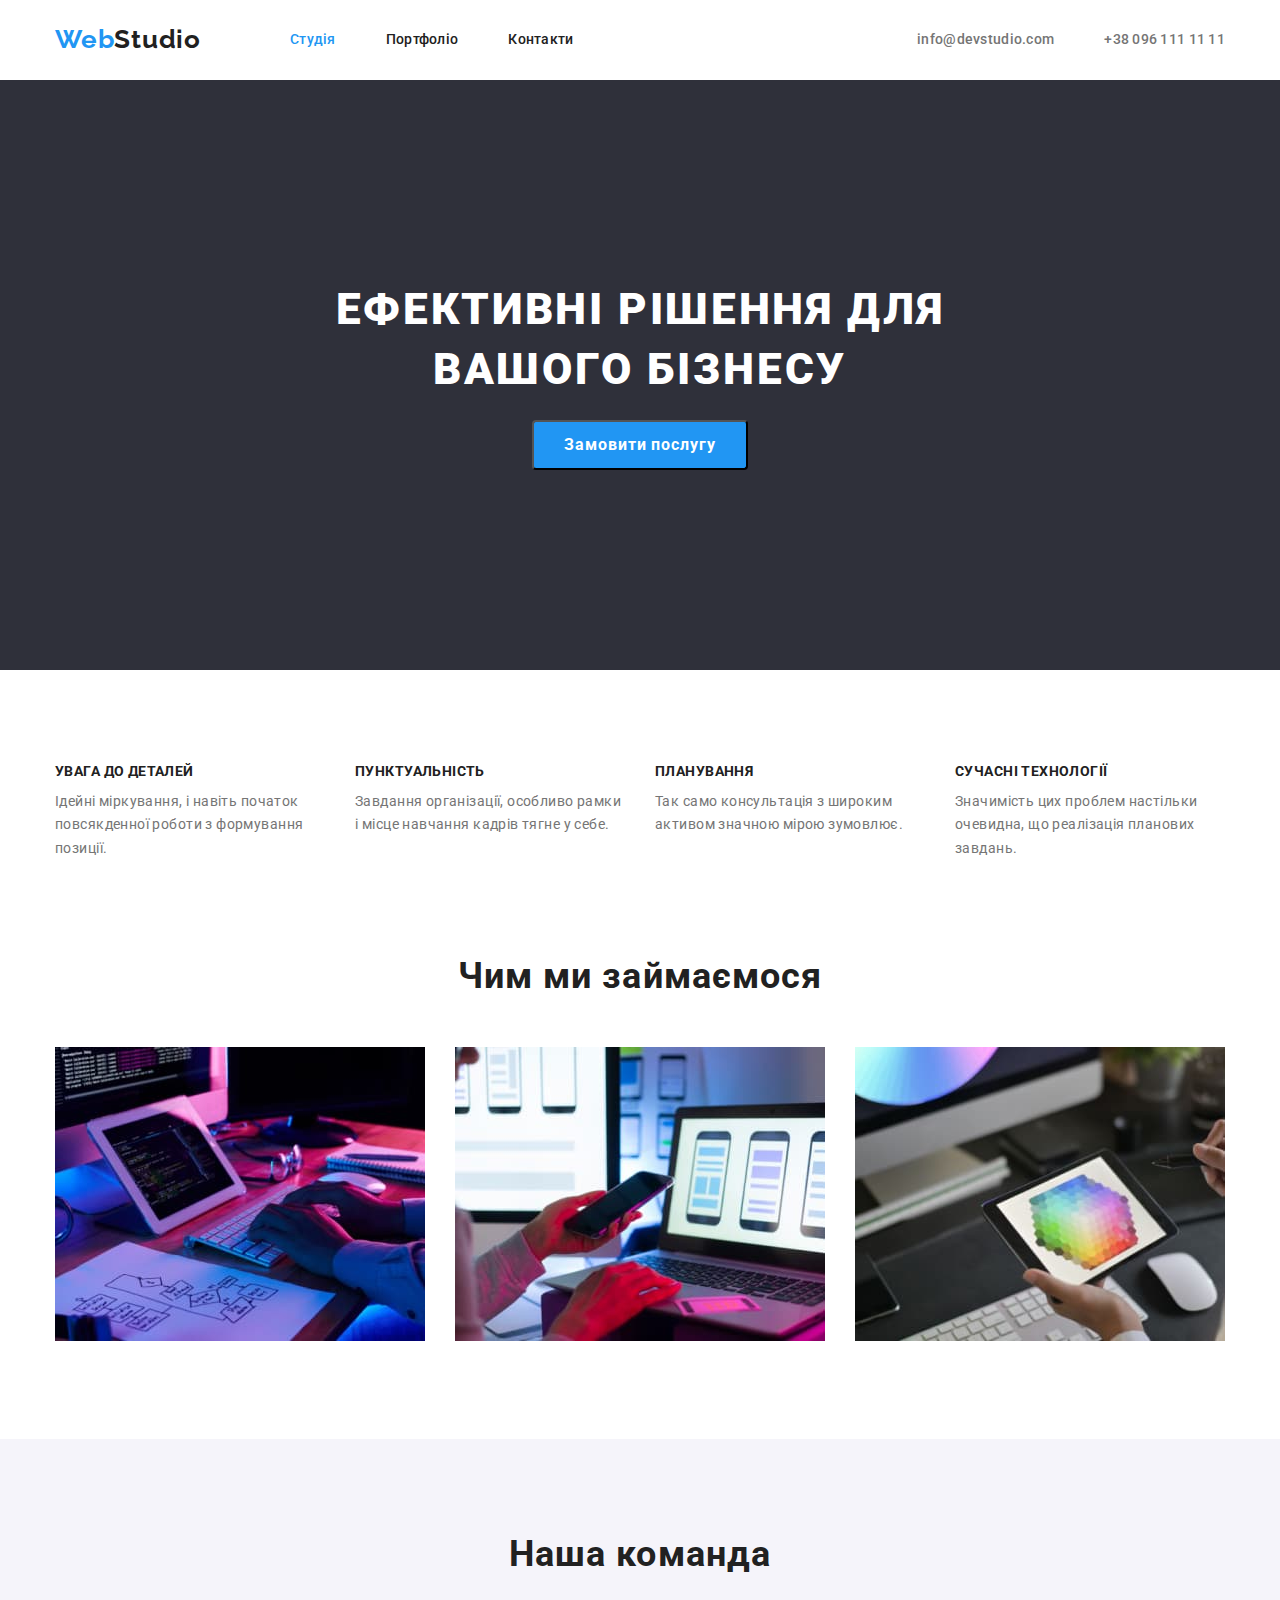
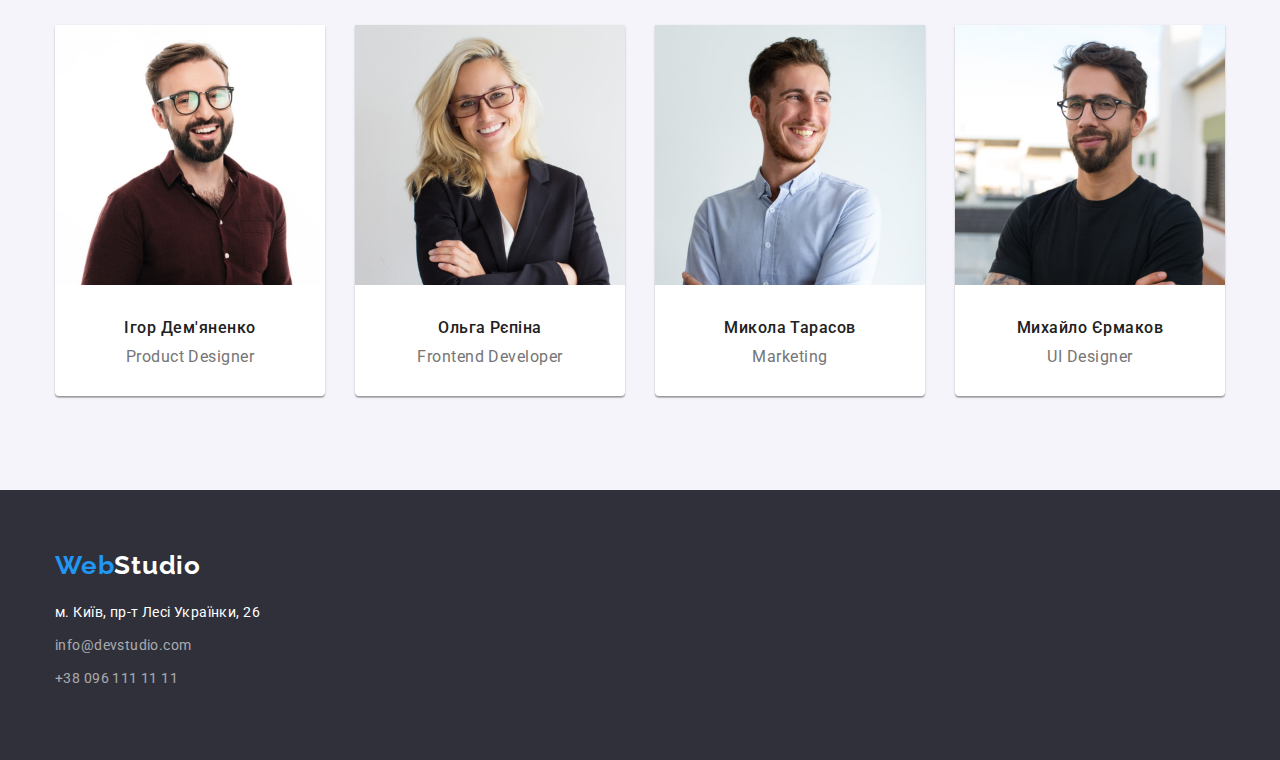
<file: index.html>
<!DOCTYPE html>
<html lang="uk">
<head>
    <meta charset="UTF-8">
    <meta http-equiv="X-UA-Compatible" content="IE=edge">
    <meta name="viewport" content="width=device-width, initial-scale=1.0">
    <link rel="preconnect" href="https://fonts.googleapis.com">
    <link rel="preconnect" href="https://fonts.gstatic.com" crossorigin>
    <link href="https://fonts.googleapis.com/css2?family=Raleway:wght@700&family=Roboto:wght@400;500;700;900&display=swap" rel="stylesheet">
    <title>Web Studio (Version 2.1)</title>
    <link rel="stylesheet" href="https://cdnjs.cloudflare.com/ajax/libs/modern-normalize/1.1.0/modern-normalize.min.css">
    <link rel="stylesheet" href="./css/styles.css"></head>
<body>
    <header class="header">
        <div class="container">
            <nav class="navigation"> 
                <a class="logo header-blue-logo" lang="en" href="./index.html">Web<span class="header-black-logo">Studio</span></a>
                <ul class="navigation-list">
                    <li class="item"><a class="nav-link current" href="./index.html">Студія</a></li>
                    <li class="item"><a class="nav-link" href="portfolio.html">Портфоліо</a></li>
                    <li class="item"><a class="nav-link" href="#">Контакти</a></li>
                </ul>
            </nav>
            <ul class="header-adress">
                <li class="item"><a class="adress-link" href="mailto:info@devstudio.com">info@devstudio.com</a></li>
                <li class="item"><a class="adress-link" href="tel:+380961111111">+38 096 111 11 11</a></li>
            </ul>
        </div>
    </header>
    <main>
        <section class="section hero">
            <div class="container">
                <h1 class="main-title">Ефективні рішення для<br>вашого бізнесу</h1>
                <button class="button" type="button">Замовити послугу</button>
            </div>
        </section>
        <section class="section benefits">
            <div class="container">
                <h2 class=visually-hidden>Наші переваги</h2>
                <ul class="benefits-list">
                    <li class="item">
                    <h3 class="benefit-title">УВАГА ДО ДЕТАЛЕЙ</h3>
                    <p class="benefit-text">Ідейні міркування, і навіть початок повсякденної роботи з формування позиції.</p>
                    </li>
                    <li class="item">
                    <h3 class="benefit-title">ПУНКТУАЛЬНІСТЬ</h3>
                    <p class="benefit-text">Завдання організації, особливо рамки і місце навчання кадрів тягне у себе.</p>
                    </li>
                    <li class="item">
                    <h3 class="benefit-title">ПЛАНУВАННЯ</h3>
                    <p class="benefit-text">Так само консультація з широким активом значною мірою зумовлює.</p>
                    </li>
                    <li class="item">
                    <h3 class="benefit-title">СУЧАСНІ ТЕХНОЛОГІЇ</h3>
                    <p class="benefit-text">Значимість цих проблем настільки очевидна, що реалізація планових завдань.</p>
                    </li>
                </ul>
            </div>
        </section>
        <section class="section work-example">
            <div class="container">
            <h2 class="work">Чим ми займаємося</h2>
            <ul class="photo-example">
                <li class="item"><img src="./images/image-of-keyboard-and-papers.jpg" alt="зображення клавіатури та робочих паперів" width="370" height="294"></li>
                <li class="item"><img src="./images/image-of-laptop-and-phone.jpg" alt="зображення ноутбуку та телефону" width="370" height="294"></li>
                <li class="item"><img src="./images/image-of-tablet.jpg" alt="зображеня колірного кола на планшеті" width="370" height="294"></li>
            </ul>
            </div>
        </section>
        <section class="section team">
            <div class="container">
            <h2 class="team-title">Наша команда</h2>
            <ul class="team-list">
                <li class="item"> 
                    <img class="photo" src="./images/product-designer.jpg" alt="усміхнений хлопець в окулярах та бордовій сорочці" width="270" height="260">
                    <h3 class="name">Ігор Дем'яненко</h3>
                    <p class="position" lang="en">Product Designer</p>
                </li>
                <li class="item">
                    <img class="photo" src="./images/frontend-developer.jpg" alt="дівчина в окулярах зі світлим волоссям" width="270" height="260">
                    <h3 class="name">Ольга Рєпіна</h3>
                    <p class="position" lang="en">Frontend Developer</p>
                </li>
                <li class="item"> 
                    <img class="photo" src="./images/marketing.jpg" alt="рудий усміхнений хлопець в білій сорочці" width="270" height="260">
                    <h3 class="name">Микола Тарасов</h3>
                    <p class="position" lang="en">Marketing</p>
                </li>
                <li class="item">
                    <img class="photo" src="./images/ui-designer.jpg" alt="усміхнений хлопець в окулярах і чорній футболці" width="270" height="260">
                    <h3 class="name">Михайло Єрмаков</h3>
                    <p class="position" lang="en">UI Designer</p>
                </li>
            </ul>
        </div>
        </section>
    </main>
    <footer class="footer">
        <div class="container">
        <a class="logo footer-blue-logo" lang="en" href="./index.html">Web<span class="footer-black-logo">Studio</span></a>
        <address>
            <ul class="footer-adress">
                <li class="item"><a class="location" href="https://goo.gl/maps/H59a2wNS6eCXU6x1A" target="_blank">м. Київ, пр-т Лесі Українки, 26</a></li>
                <Li class="item"><a class="mail" href="mailto:info@devstudio.com">info@devstudio.com</a></li>
                <li class="item"><a class="phone" href="tel:+380961111111">+38 096 111 11 11</a></li>
            </ul>
        </address>
        </div>      
    </footer>
</body>
</html>
</file>
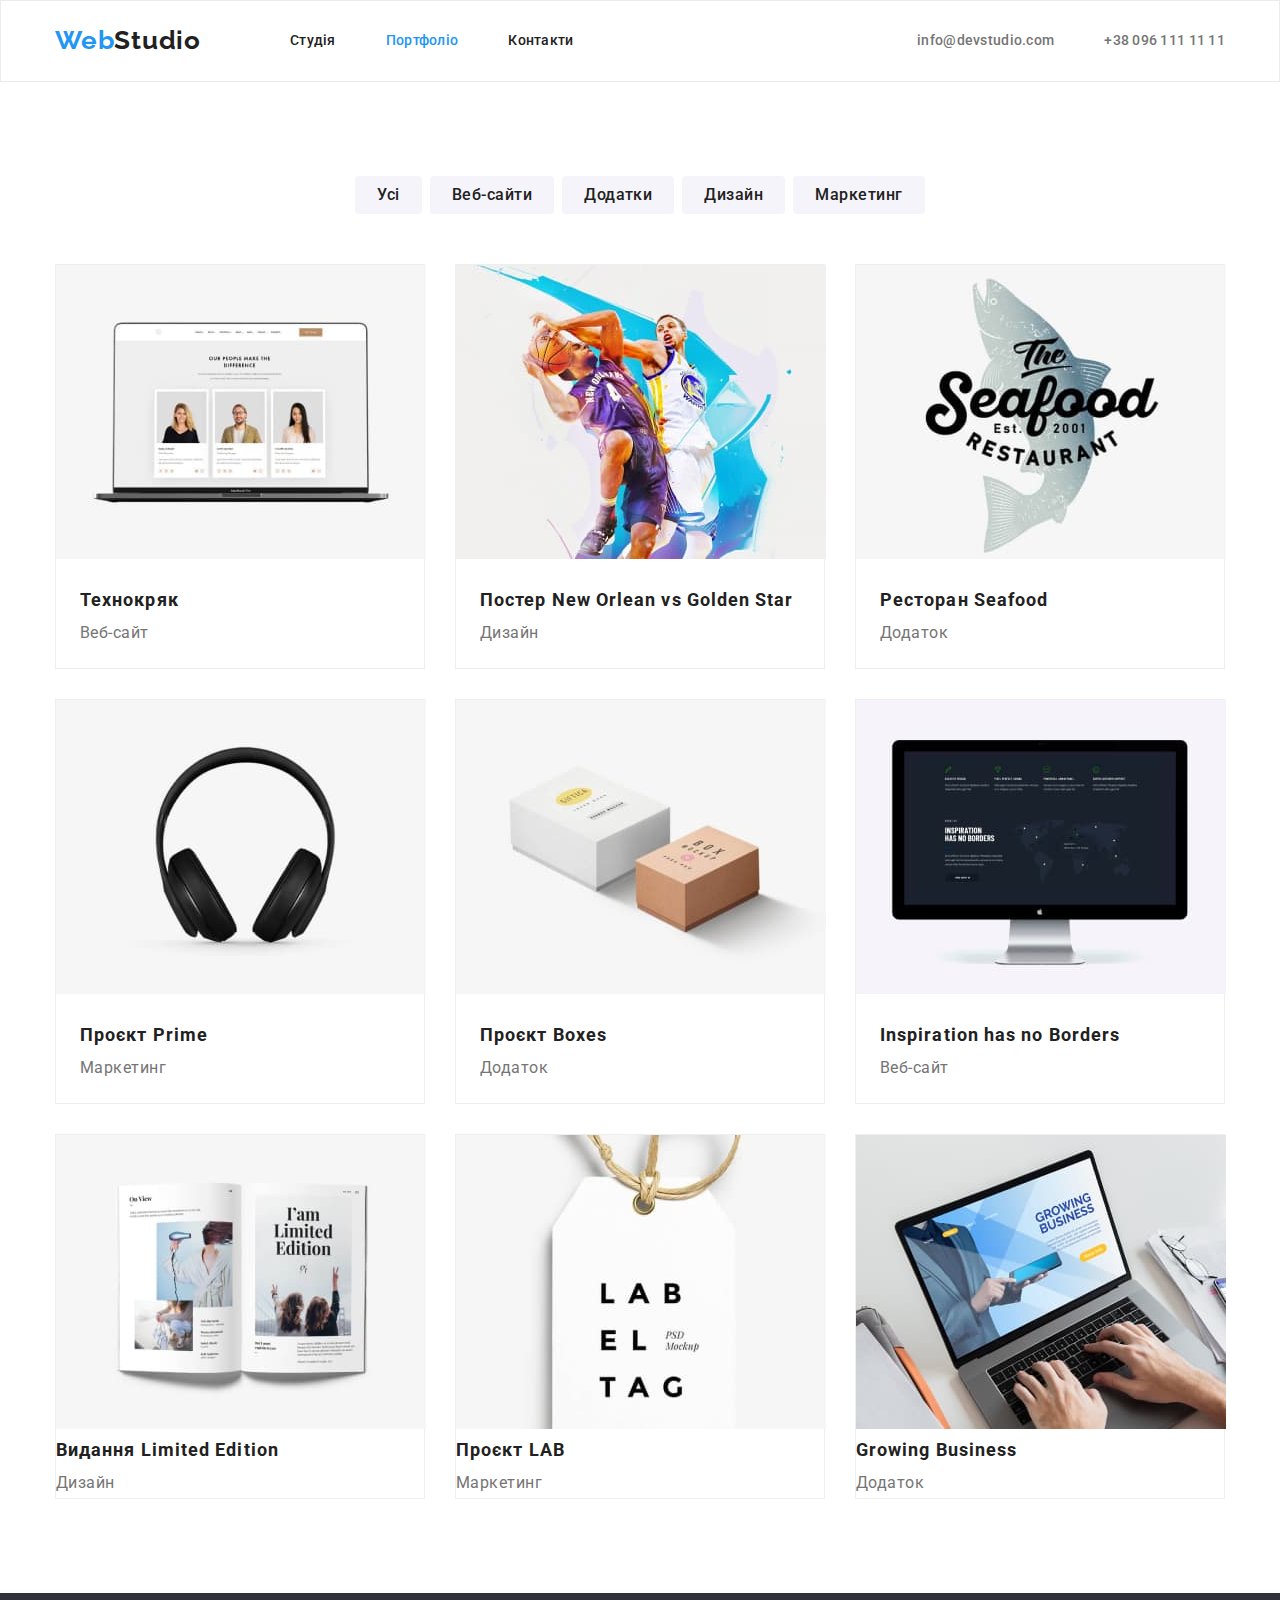
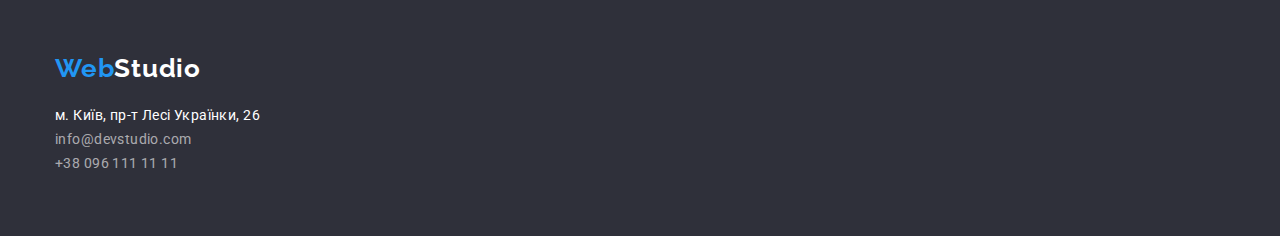
<file: portfolio.html>
<!DOCTYPE html>
<html lang="uk">
<head>
    <meta charset="UTF-8">
    <meta http-equiv="X-UA-Compatible" content="IE=edge">
    <meta name="viewport" content="width=device-width, initial-scale=1.0">
    <link rel="preconnect" href="https://fonts.googleapis.com">
    <link rel="preconnect" href="https://fonts.gstatic.com" crossorigin>
    <link href="https://fonts.googleapis.com/css2?family=Raleway:wght@700&family=Roboto:wght@400;500;700;900&display=swap" rel="stylesheet">
    <title>Portfolio</title>
    <link rel="stylesheet" href="https://cdnjs.cloudflare.com/ajax/libs/modern-normalize/1.1.0/modern-normalize.min.css">
    <link rel="stylesheet" href="./css/styles.css">
</head>
<body>
    <header class="header portfolio-header">
        <div class="container">
        <nav class="navigation"> 
            <a class="logo header-blue-logo" lang="en" href="./index.html">Web<span class="header-black-logo">Studio</span></a>
            <ul class="navigation-list">
                <li class="item"><a class="nav-link" href="./index.html">Студія</a></li>
                <li class="item"><a class="nav-link current" href="portfolio.html">Портфоліо</a></li>
                <li class="item"><a class="nav-link" href="#">Контакти</a></li>
            </ul> 
        </nav>
        <ul class="header-adress">
            <li class="item"><a class="adress-link" href="mailto:info@devstudio.com">info@devstudio.com</a></li>
            <li class="item"><a class="adress-link" href="tel:+380961111111">+38 096 111 11 11</a></li>
        </ul>
    </div>
    </header>
    <main>
<section class="section projects">
    <div class="container">
    <h1 hidden>Наші проекти</h1>
    <ul class="filter">
        <li class="item"><button class="filter-button" type="button">Усі</button></li>
        <li class="item"><button class="filter-button" type="button">Веб-сайти</button></li>
        <li class="item"><button class="filter-button" type="button">Додатки</button></li>
        <li class="item"><button class="filter-button" type="button">Дизайн</button></li>
        <li class="item"><button class="filter-button" type="button">Маркетинг</button></li>
    </ul>
    <ul class="project-list">
        <li class="item">
            <img class="project-photo" src="./images/tehnokryak.jpg" alt="зображення ноутбука з проектом" width="370">
            <div class="description">
                <h2 class="project-title">Технокряк</h2>
            <p class="project-type">Веб-сайт</p>
            </div>
        </li>
        <li class="item">
            <img class="project-photo" src="./images/poster.jpg" alt="зображення баскетболістів" width="370">
            <div class="description">
            <h2 class="project-title">Постер New Orlean vs Golden Star</h2>
            <p class="project-type">Дизайн</p>
        </div>
        </li>
        <li class="item">
            <img class="project-photo" src="./images/restaurant.jpg" alt="постер ресторану" width="370">
            <div class="description">
            <h2 class="project-title">Ресторан Seafood</h2>
            <p class="project-type">Додаток</p>
        </div>
        </li>
        <li class="item">
            <img class="project-photo" src="./images/project-prime.jpg" alt="зображення навушників" width="370">
            <div class="description">
            <h2 class="project-title">Проєкт Prime</h2>
            <p class="project-type">Маркетинг</p>
        </div>
        </li>
        <li class="item">
            <img class="project-photo" src="./images/project-boxes.jpg" alt="зображення двох коробок" width="370">
            <div class="description">
            <h2 class="project-title">Проєкт Boxes</h2>
            <p class="project-type">Додаток</p>
        </div>
        </li>
        <li class="item">
            <img class="project-photo" src="./images/inspiration.jpg" alt="зображення екрану компьютера" width="370">
            <div class="description">
            <h2 class="project-title">Inspiration has no Borders</h2>
            <p class="project-type">Веб-сайт</p>
            </div>
        </li>
        <li class="item">
            <img class="project-photo" src="./images/limited-edition.jpg" alt="зображення розгорнутого журналу" width="370">
            <div>
            <h2 class="project-title">Видання Limited Edition</h2>
            <p class="project-type">Дизайн</p>
            </div>
        </li>
        <li class="item">
            <img class="project-photo" src="./images/project-lab.jpg" alt="зображення логотипу проекту" width="370">
            <div>
            <h2 class="project-title">Проєкт LAB</h2>
            <p class="project-type">Маркетинг</p>
        </div>
        </li>
        <li class="item">
            <img class="project-photo" src="./images/business.jpg" alt="зображення відкритого ноутбука" width="370">
        <div>
            <h2 class="project-title">Growing Business</h2>
            <p class="project-type">Додаток</p>
        </div>
        </li>
    </ul>
</div>
</section>
    </main>
<footer class="footer">
    <div class="container">
        <a class="logo footer-blue-logo" lang="en" href="./index.html">Web<span class="footer-black-logo">Studio</span></a>
        <address>
            <ul class="footer-adress">
                <li><a class="location" href="https://goo.gl/maps/H59a2wNS6eCXU6x1A" target="_blank">м. Київ, пр-т Лесі Українки, 26</a></li>
                <Li><a class="mail" href="mailto:info@devstudio.com">info@devstudio.com</a></li>
                <li><a class="phone" href="tel:+380961111111">+38 096 111 11 11</a></li>
            </ul>
        </address>
    </div>
    </footer>
</body>
</html>
</file>
<file: css/styles.css>
:root {
    --brand-color: #2196F3;
    --main-color: #212121;
    --main-background: #F5F5F5;
    --secondary-background: #F5F4FA;  
    --background-color: #2F303A;
    --secondary-color:#FFFFFF;
    --secondary-text-color: #757575;
    --shadow-color: rgba(255, 255, 255, 0.6);
    --border-color: #EEEEEE;
    --portfolio-border: #ECECEC;
}

h1,
h2,
h3,
h4,
h5,
h6,
p,
ul {
  margin: 0;
  padding: 0;
}

*,
*::before,
*::after {
  box-sizing: border-box;
}
.section {
    padding-top: 94px;
    padding-bottom: 94px;
}
/* --------index.html--------- */
body {
    font-size: 14px;
    font-family: 'Roboto', sans-serif;
    font-style: normal;
    color: var(--main-color);
}
.container {
    width: 1200px;
    padding-left: 15px;
    padding-right: 15px;
    margin: 0 auto;
    /* outline: 2px solid red; */
  }

.header-adress,
.benefits-list,
.navigation-list,
.photo-example,
.team-list,
.footer-adress {
    list-style: none;
}
/* -------HEADER------- */
.header { 
    background-color: var(--secondary-color); 
}
.nav-link,
.adress-link {
    padding-top: 32px;
    padding-bottom: 32px;
}
.header .container {
    display: flex;
    align-items: center;
    }
    
.navigation {
    display: flex;
    align-items: center;
}
.navigation-list,
.header-adress {
    display: flex;
}

.logo {
    display: block;
    margin-right: 89px;
    padding-top: 24px;
    padding-bottom: 25px;
    
    font-family: 'Raleway', sans-serif;
    font-weight: 700;
    font-size: 26px;
    line-height: 1.19;
    letter-spacing: 0.03em;
    text-decoration: none;
}

.header-blue-logo {
    color: var(--brand-color);
}
.header-black-logo {
    color: var(--main-color);
}

.navigation-list {
    gap: 50px;;
}
.header-adress {
    margin-left: auto;
    gap: 50px;
}

.nav-link {

    color: var(--main-color);
    font-weight: 500;
    font-size: 14px;
    line-height: 1.14;
    letter-spacing: 0.02em;
    text-decoration: none;
    cursor: pointer;
}
.header-adress
.nav-link:active,
.nav-link:hover,
.nav-link:focus {
    color: var(--brand-color);
}
.adress-link {
    text-decoration: none;
    color: var(--secondary-text-color);
    font-weight: 500;
    font-size: 14px;
    line-height: 1.14;
    letter-spacing: 0.02em;
    cursor: pointer;
} 
.adress-link:active,
.adress-link:hover,
.adress-link:focus {
    color: var(--brand-color);
}
.current {
color: var(--brand-color);
}

/* -------MAIN------- */
.hero {
    padding-top: 200px;
    padding-bottom: 200px;
    background-color: var(--background-color);
    text-align: center;
}
.main-title {
    margin-bottom: 20px;
    
    color: var(--secondary-color);
    font-weight: 900;
    font-size: 44px;
    line-height: 1.36;
    text-align: center;
    letter-spacing: 0.06em;
    text-transform: uppercase;

    
}
.button {
    width: 216px;
    height: 50px;

    color: var(--secondary-color);
    font-family: inherit;
    font-style: normal;
    font-weight: 700;
    font-size: 16px;
    line-height: 1.88;
    background-color: var(--brand-color);
    border-radius: 4px;
    letter-spacing: 0.06em;
    text-align: center;
    cursor: pointer;
    
}

.buttton:hover,
.button:focus {
    background: var(--brand-color);
    box-shadow: 0px 4px 4px rgba(0, 0, 0, 0.15);
    border-radius: 4px;
}

.visually-hidden {
    position: absolute;
    white-space: nowrap;
    width: 1px;
    height: 1px;
    overflow: hidden;
    border: 0;
    padding: 0;
    clip: rect(0 0 0 0);
    clip-path: inset(50%);
    margin: -1px;
  }
.benefits-list {
    display: flex;
    gap: 30px;
}
.benefits-list .item {
    width: 270px; 
}

.benefit-title {
    margin-bottom: 10px;
    font-weight: 700;
    font-size: 14px;
    line-height: 1.14;
    letter-spacing: 0.03em;
    text-transform: uppercase;
}
.benefit-text {
    line-height: 1.71;
    font-size: 14px;
    letter-spacing: 0.03em;
    color: var(--secondary-text-color);
}
.work-example {
    padding-top: 0;
}
.work {
    margin-bottom: 50px;

    font-weight: 700;
    font-size: 36px;
    line-height: 1.17;
    text-align: center;
    letter-spacing: 0.03em;
}

.photo-example {
    display: flex;
}
.photo-example .item + .item {
    margin-left: 30px;
}

.team {
       background-color: var(--secondary-background);   
}
.team-list {
    display: flex;
    justify-content: space-between;
}

.team-list .item {
    padding-bottom: 30px;

    width: 270px;
    background: var(--secondary-color);
    box-shadow: 0px 1px 3px rgba(0, 0, 0, 0.12), 0px 1px 1px rgba(0, 0, 0, 0.14), 0px 2px 1px rgba(0, 0, 0, 0.2);
    border-radius: 0px 0px 4px 4px;
}

.team-title {
    margin-bottom: 50px;

    font-weight: 700;
    font-size: 36px;
    line-height: 1.17;
    text-align: center;
    letter-spacing: 0.03em;
}

.name {
    margin-top: 30px;
    
    text-align: center;
    font-weight: 500;
    font-size: 16px;
    line-height: 19px;
    letter-spacing: 0.03em;
}
.position {
    margin-top: 10px;

    font-size: 16px;
    line-height: 1.19;
    text-align: center;
    letter-spacing: 0.03em;
    color: var(--secondary-text-color);
}
/* -------FOOTER------- */
.footer {
    padding-top: 60px;
    padding-bottom: 60px;

    background-color: var(--background-color);
}
.footer .logo {
    margin-bottom: 20px;
}

.footer-blue-logo {
    color: var(--brand-color);
}
.footer-black-logo {
    color: var(--secondary-color);
}
.footer-adress .item {
    margin-top: 0;
    margin-bottom: 9px;
}
.footer .logo {
    padding: 0;
}
.location {
    font-style: normal;
    font-weight: 400;
    font-size: 14px;
    line-height: 1.71;
    letter-spacing: 0.03em;
    color: var(--secondary-color);
    text-decoration: none;
}
.location,
.mail,
.phone {
    display: block;
}
.mail,
.phone {
    font-style: normal;
    font-weight: 400;
    font-size: 14px;
    line-height: 1.71;
    letter-spacing: 0.03em;
    color: var(--shadow-color);
    text-decoration: none;
    
}
.phone {
    margin-bottom: 0;
}
.location:active,
.mail:active,
.phone:active {
    color: var(--brand-color);
}
.location:focus,
.mail:focus,
.phone:focus {
    color: var(--brand-color);
}
.location:hover,
.mail:hover,
.phone:hover {
    color: var(--brand-color);
}
/* ----------portfolio.html--------- */
/* --MAIN-- */
.portfolio-header {
    border: 1px solid var(--portfolio-border);
}
.filter {
    display: flex;
    justify-content: center;
    margin-bottom: 50px;

    list-style: none;
}
.filter .item+.item {
    margin-left: 8px;
}

.filter-button {
    padding: 6px 22px;
    background-color: var(--secondary-background); 
    font-family: 'Roboto', sans-serif;
    font-style: normal;
    font-weight: 500;
    font-size: 16px;
    line-height: 1.62;
    letter-spacing: 0.03em;
    text-align: center;
    color: var(--main-color);
    border-radius: 4px;
    border: none;
    cursor: pointer;    
}

.filter-button:active,
.filter-button:hover,
.filter-button:focus{
    background-color: var(--brand-color);
    color:var(--secondary-color);
}

.project-list {
    display: flex;
    flex-wrap: wrap;

    list-style: none;
}
.project-list .item {
    margin-right: 30px;
    margin-bottom: 30px;

    width: 370px;
    background: var(--secondary-color);
    border: 1px solid var(--border-color);
}
.project-list .item:nth-child(3n) {
    margin-right: 0;
}
.project-list .item:nth-last-child(-n + 3) {
    margin-bottom: 0;
}
.description {
   margin: 20px 24px;
}
.project-title {   
    font-weight: 700;
    font-size: 18px;
    line-height: 2;
    letter-spacing: 0.06em;
}
.project-type {
    font-size: 16px;
    line-height: 1.88;
    letter-spacing: 0.03em;
    color: var(--secondary-text-color);
}
</file>
